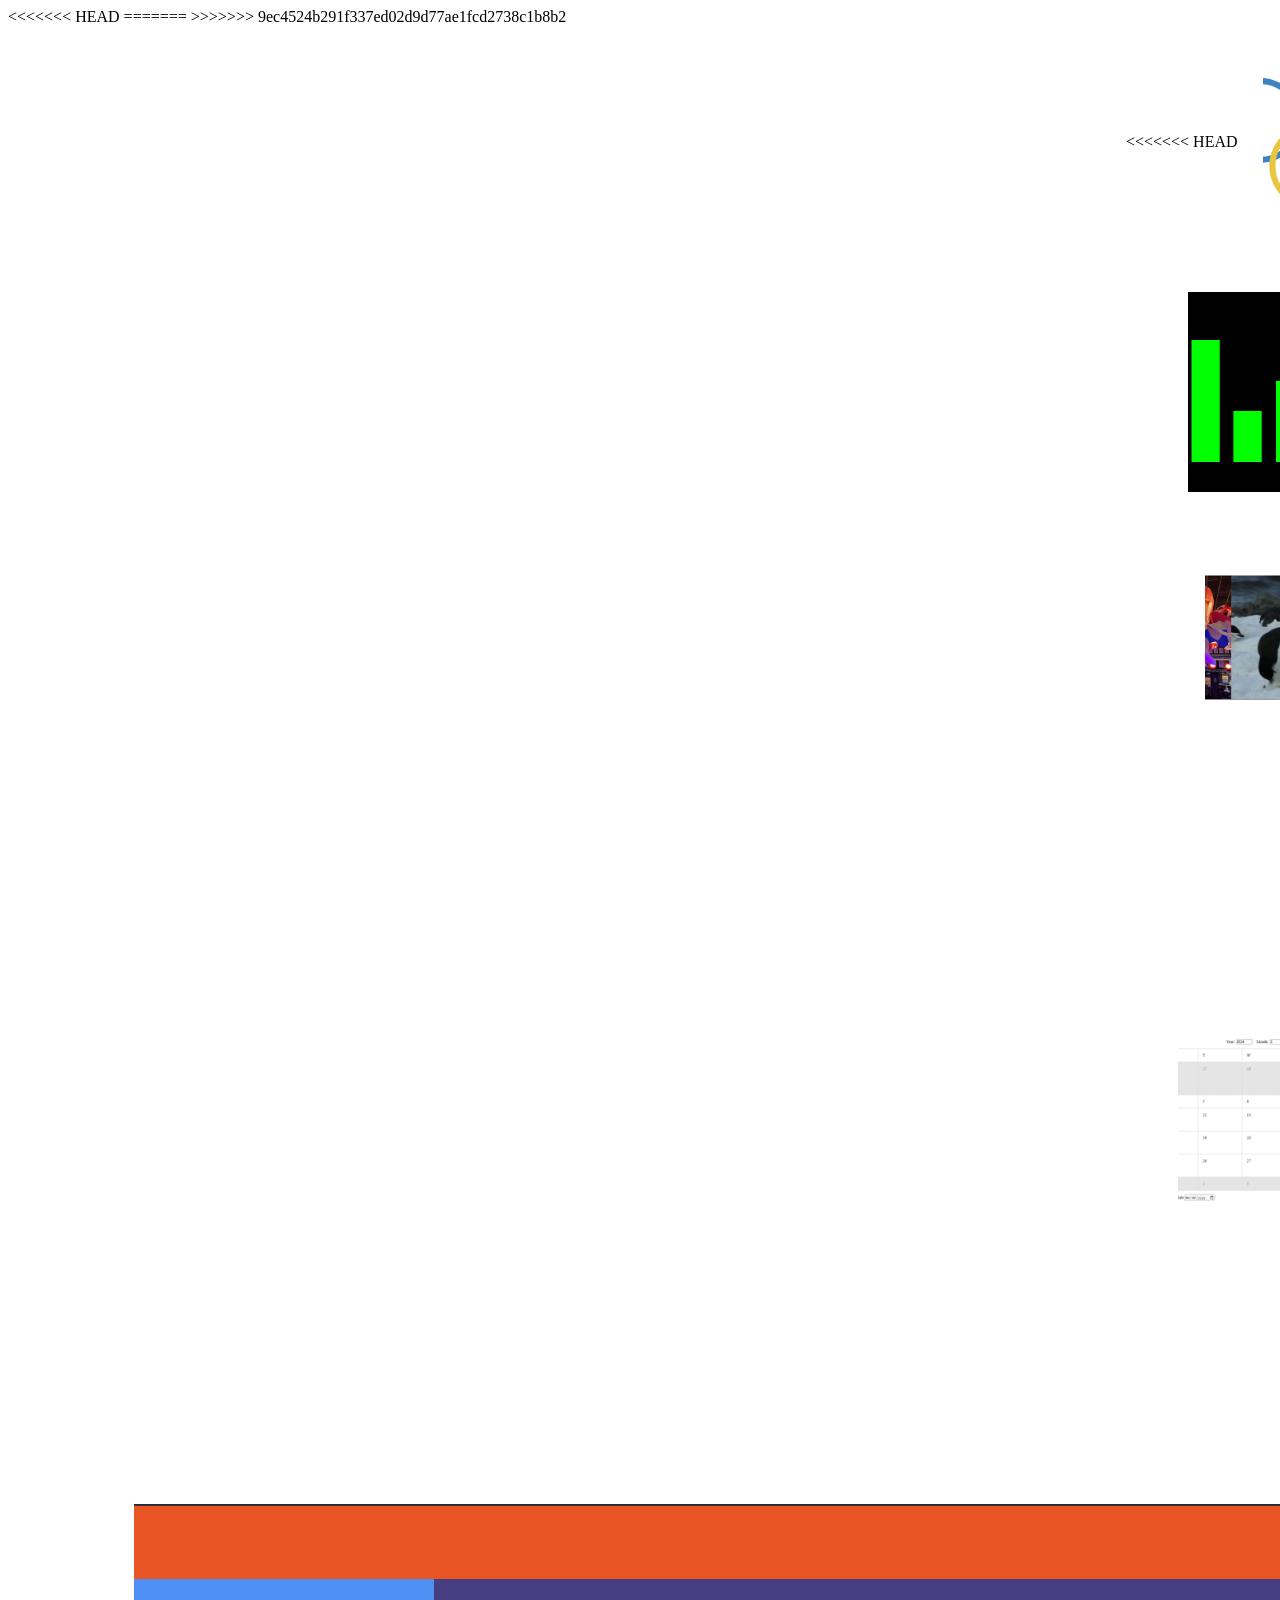
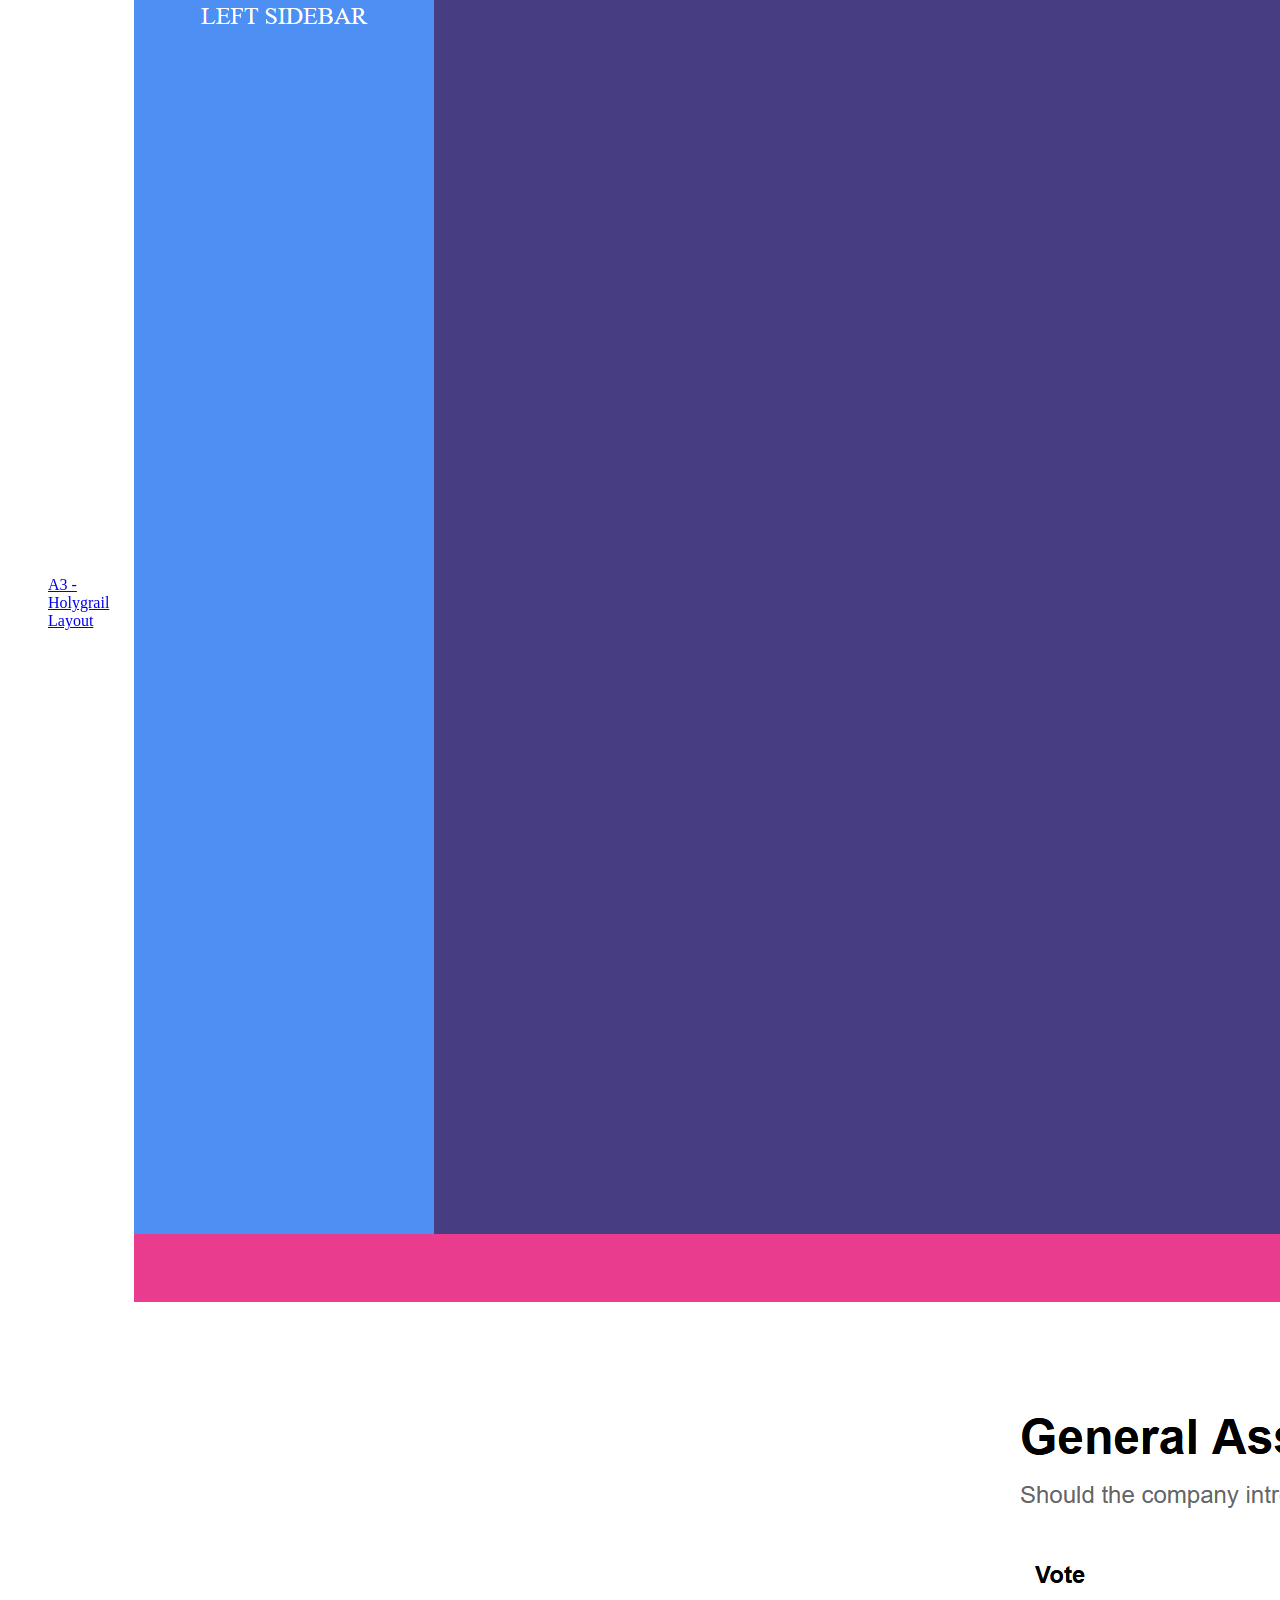
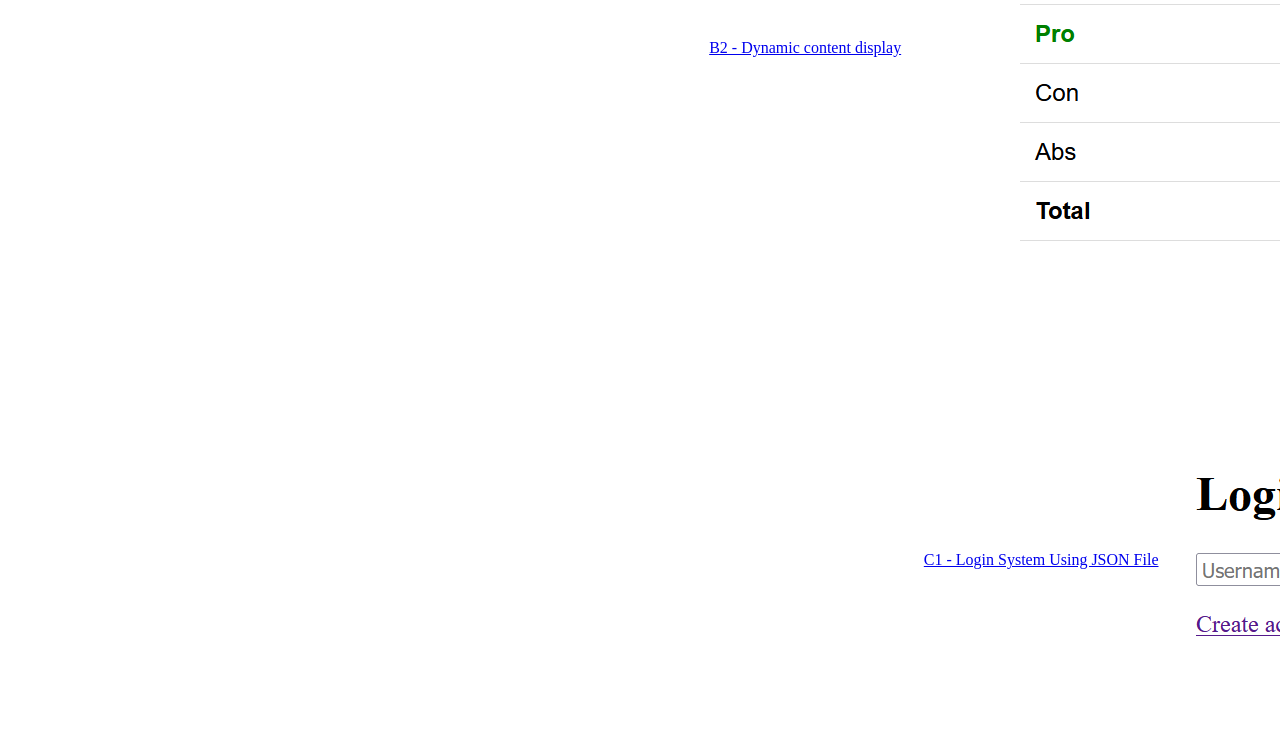
<file: kz_module_a/index.html>
<!doctype html>
<html lang="en">
<head>
    <meta charset="UTF-8">
    <meta name="viewport"
          content="width=device-width, user-scalable=no, initial-scale=1.0, maximum-scale=1.0, minimum-scale=1.0">
    <meta http-equiv="X-UA-Compatible" content="ie=edge">
    <title>Module A - Speed Tasks</title>
<<<<<<< HEAD

    <style>
        ul {
            display: grid;
            grid-template-columns: repeat(3, 1fr);
            gap: 50px;
        }

        li {
            display: flex;
            justify-content: center;
            align-items: center;
            gap: 25px;
        }
    </style>
=======
>>>>>>> 9ec4524b291f337ed02d9d77ae1fcd2738c1b8b2
</head>
<body>
    <ul>
        <li>
<<<<<<< HEAD
            <img src="./thumbnails/a1.png" alt="A1" style="height: 200px; width: 200px; object-fit: cover" />
            <a href="./A1/index.html">
                A1 - Olympic rings
            </a>
        </li>
        <li>
            <img src="./thumbnails/a2.png" alt="A2" style="height: 200px; width: 200px; object-fit: cover" />
            <a href="./A2/index.html">
                A2 - Geometric animations
            </a>
        </li>
        <li>
            <img src="./thumbnails/a3.png" alt="A3" style="height: 200px; width: 200px; object-fit: cover" />
            <a href="./A3/index.html">
                A3 - Holygrail Layout
            </a>
        </li>
        <li>
            <img src="./thumbnails/a4.png" alt="A4" style="height: 200px; width: 200px; object-fit: cover" />
            <a href="./A4/index.html">
                A4 - Bars animations
            </a>
        </li>

        <li>
            <img src="./thumbnails/b1.png" alt="b1" style="height: 200px; width: 200px; object-fit: cover" />
            <a href="./B1/index.html">
                B1 - Gradient Selector
            </a>
        </li>
        <li>
            <img src="./thumbnails/b2.png" alt="b2" style="height: 200px; width: 200px; object-fit: cover" />
            <a href="./B2/index.html">
                B2 - Dynamic content display
            </a>
        </li>
        <li>
            <img src="./thumbnails/b3.png" alt="b3" style="height: 200px; width: 200px; object-fit: cover" />
            <a href="./B3/index.html">
                B3 - 3D Gallery
            </a>
        </li>
        <li>
            <img src="./thumbnails/b4.png" alt="b4" style="height: 200px; width: 200px; object-fit: cover" />
            <a href="./B4/index.html">
                B4 - Tabs
            </a>
        </li>

        <li>
            <img src="./thumbnails/c1.png" alt="c1" style="height: 200px; width: 200px; object-fit: cover" />
            <a href="./C1/index.php">
                C1 - Login System Using JSON File
            </a>
        </li>
        <li>
            <img src="./thumbnails/c2.png" alt="c2" style="height: 200px; width: 200px; object-fit: cover" />
            <a href="./C2/index.php">
                C2 - Recurring Calendar
            </a>
        </li>
        <li>
            <img src="./thumbnails/c3.png" alt="c3" style="height: 200px; width: 200px; object-fit: cover" />
            <a href="./C3/index.php">
                C3 - Local Table Data Control
            </a>
=======
            <a href="./A1/index.html">
                A1 - Olympic rings
            </a>
            <img src="./thumbnails/a1.png" alt="A1" />
        </li>
        <li>
            <a href="./A2/index.html">
                A2 - Geometric animations
            </a>
            <img src="./thumbnails/a2.png" alt="A2" />
        </li>
        <li>
            <a href="./A3/index.html">
                A3 - Holygrail Layout
            </a>
            <img src="./thumbnails/a3.png" alt="A3" />
        </li>
        <li>
            <a href="./A4/index.html">
                A4 - Bars animations
            </a>
            <img src="./thumbnails/a4.png" alt="A4" />
        </li>

        <li>
            <a href="./B1/index.html">
                B1 - Gradient Selector
            </a>
            <img src="./thumbnails/b1.png" alt="b1" />
        </li>
        <li>
            <a href="./B2/index.html">
                B2 - Dynamic content display
            </a>
            <img src="./thumbnails/b2.png" alt="b2" />
        </li>
        <li>
            <a href="./B3/index.html">
                B3 - 3D Gallery
            </a>
            <img src="./thumbnails/b3.png" alt="b3" />
        </li>
        <li>
            <a href="./B4/index.html">
                B4 - Tabs
            </a>
            <img src="./thumbnails/b4.png" alt="b4" />
        </li>

        <li>
            <a href="./C1/index.php">
                C1 - Login System Using JSON File
            </a>
            <img src="./thumbnails/c1.png" alt="c1" />
        </li>
        <li>
            <a href="./C2/index.html">
                C2 - Recurring Calendar
            </a>
            <img src="./thumbnails/c2.png" alt="c2" />
        </li>
        <li>
            <a href="./C3/index.php">
                C3 - Local Table Data Control
            </a>
            <img src="./thumbnails/c3.png" alt="c3" />
>>>>>>> 9ec4524b291f337ed02d9d77ae1fcd2738c1b8b2
        </li>
    </ul>
</body>
</html>
</file>
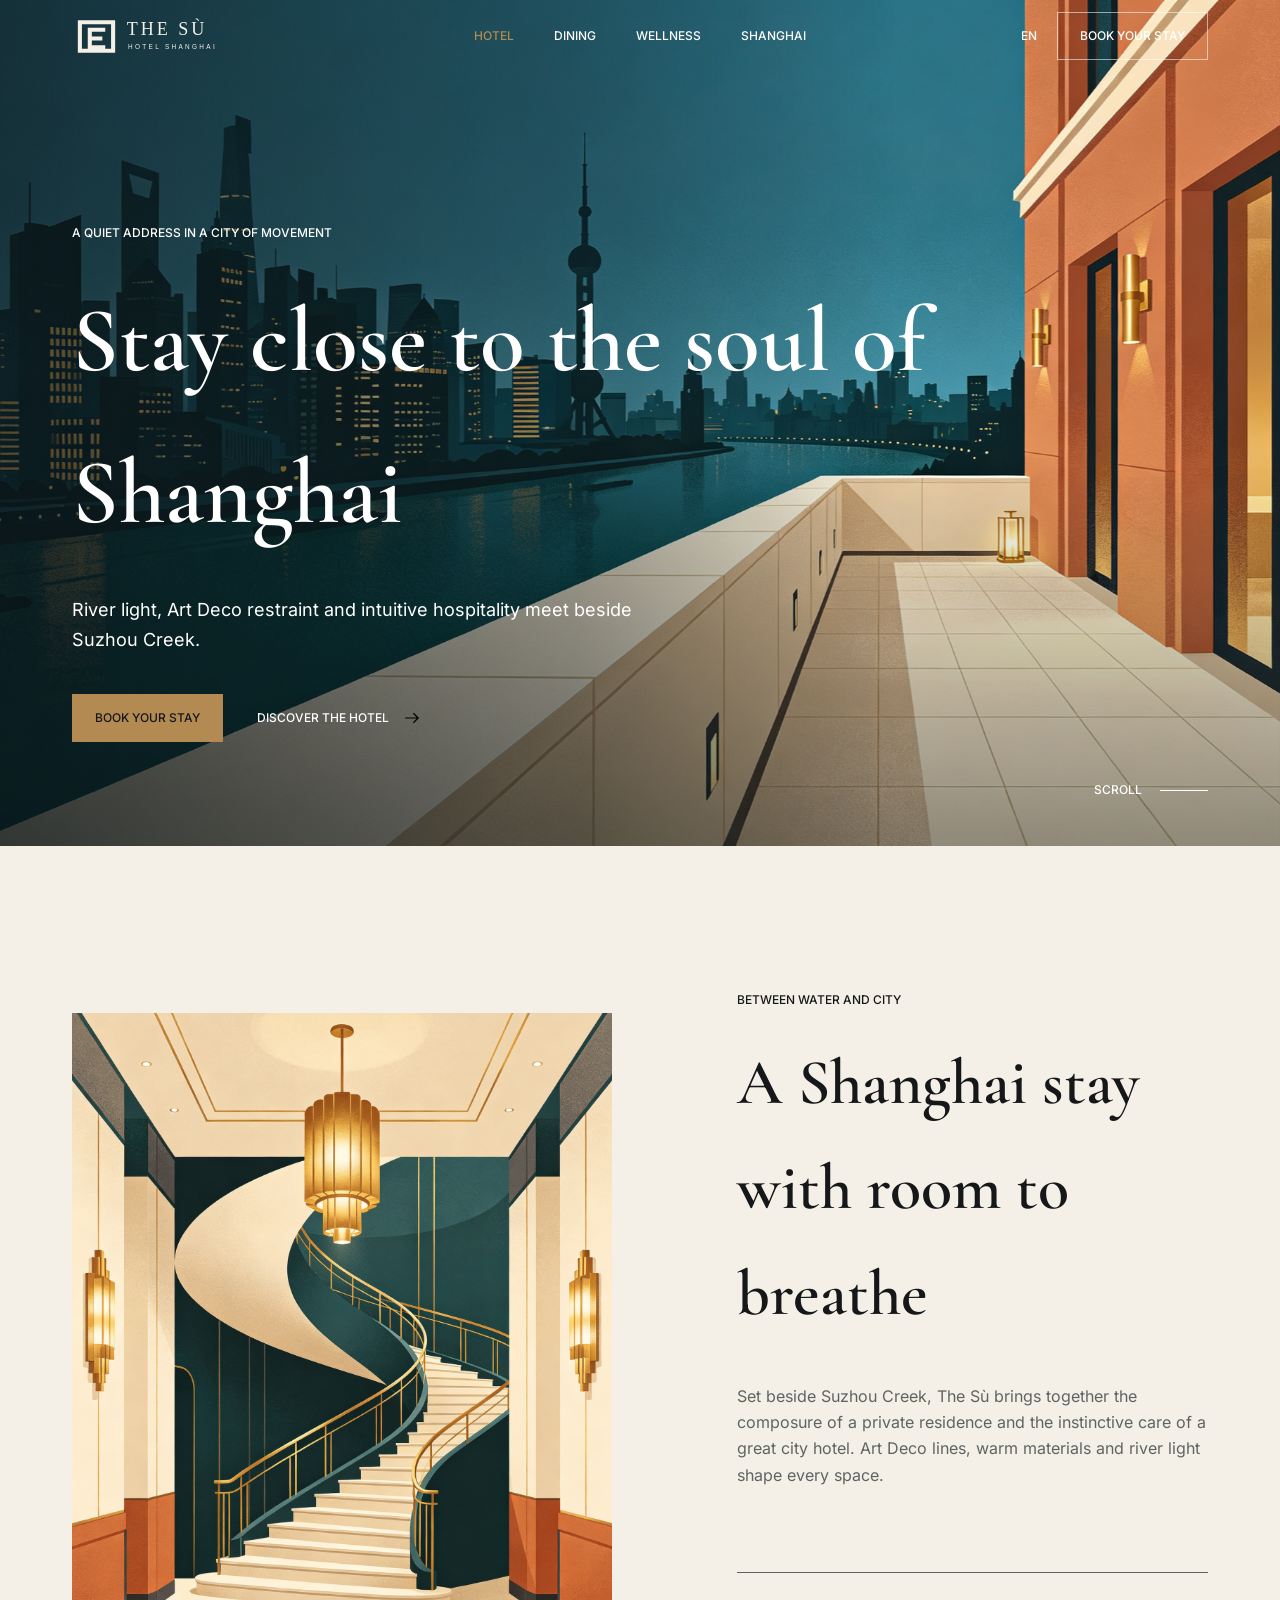
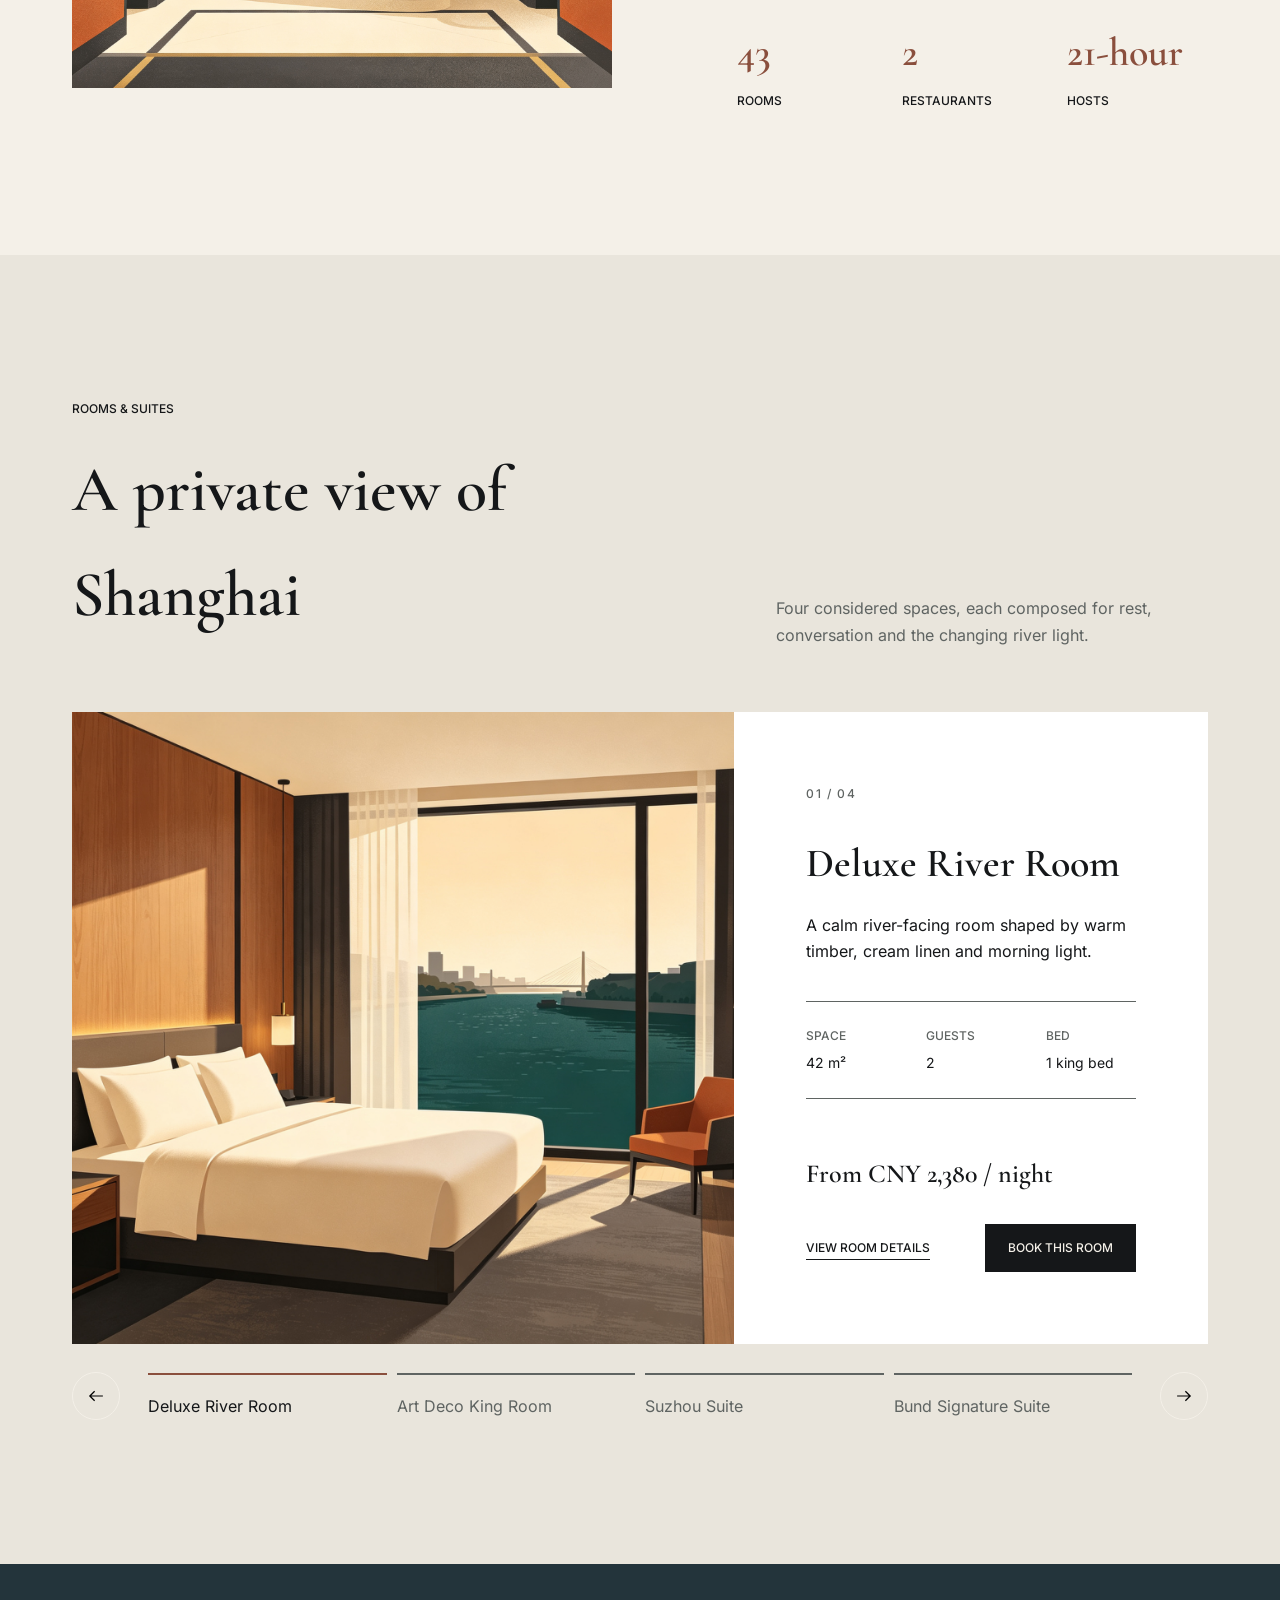
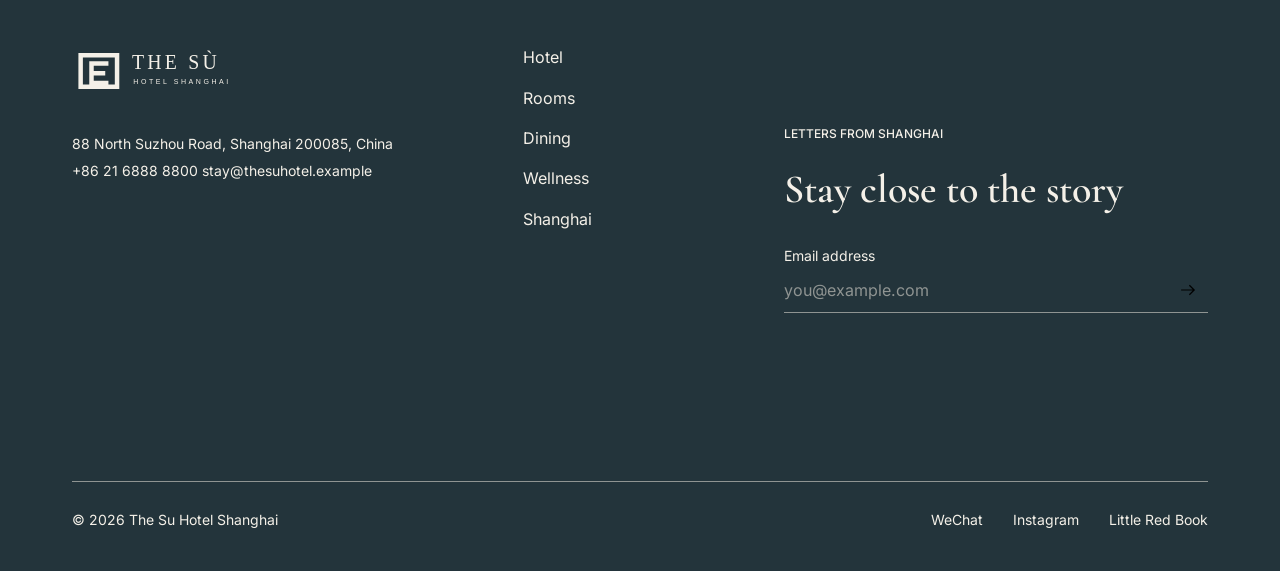
<file: KZ_Module_D/index.html>
<!doctype html>
<html lang="en">
<head>
    <meta charset="UTF-8">
    <meta name="viewport"
          content="width=device-width, initial-scale=1.0, minimum-scale=1.0">
    <meta http-equiv="X-UA-Compatible" content="ie=edge">
    <title>Document</title>

    <!-- Favicon -->
    <link rel="icon" href="./assets/brand/favicon.svg" />

    <link
        rel="preload"
        as="font"
        type="font/woff2"
        href="./assets/fonts/CormorantGaramond-SemiBold.woff2"
        crossorigin
    />
    <link
        rel="preload"
        as="font"
        type="font/woff2"
        href="./assets/fonts/Inter-Regular.woff2"
        crossorigin
    />

    <link rel="stylesheet" href="./styles/main.css" />
</head>
<body class="wrapper">
    <header id="header" class="header" data-header>
        <div class="header__container container">
            <a class="header__logo" href="#hero">
                <img  src="./assets/brand/su-hotel-logo-light.svg" alt="The SU hotel Shanghai Logo" width="360" height="84"/>
            </a>

            <nav class="header__nav" aria-label="Primary">
                <ul class="header__list">
                    <li >
                        <a class="header__link" href="#hotel">
                            Hotel
                        </a>
                    </li>

                    <li>
                        <a class="header__link" href="#dining">
                            Dining
                        </a>
                    </li>

                    <li>
                        <a class="header__link" href="#wellness">
                            Wellness
                        </a>
                    </li>

                    <li >
                        <a class="header__link" href="#shanghai">
                            Shanghai
                        </a>
                    </li>
                </ul>
            </nav>

            <div class="header__actions">
                <p class="header__lang">
                    <span aria-hidden="true">
                        EN
                    </span>

                    <span class="visually-hidden">
                        Language: English
                    </span>
                </p>

                <button class="btn btn-outline header__book" type="button" data-booking-open>
                    Book your stay
                </button>

                <button class="btn-square header__menu" type="button" aria-expanded="false" aria-controls="mobile-menu" data-menu-open>
                    <img class="icon" src="./assets/icons/icon-menu.svg" alt="Menu Icon" width="32" height="32" />

                    <span class="visually-hidden">
                        Open Menu
                    </span>
                </button>
            </div>
        </div>
    </header>

    <dialog class="menu" id="mobile-menu" aria-label="Main Menu" data-menu>
        <div class="menu__panel">
            <button class="btn-square menu__close" type="button" data-menu-close>
                <img class="icon" src="./assets/icons/icon-close.svg" alt="Close Icon" width="32" height="32" />
                <span class="visually-hidden">
                    Close Menu
                </span>
            </button>

            <nav aria-label="Mobile">
                <ul class="menu__list">
                    <li>
                        <a class="menu__link" href="#hotel" data-menu-link>
                            Hotel
                        </a>
                    </li>
                    <li>
                        <a class="menu__link" href="#rooms" data-menu-link>
                            Rooms
                        </a>
                    </li>
                    <li>
                        <a class="menu__link" href="#dining" data-menu-link>
                            Dining
                        </a>
                    </li>
                    <li>
                        <a class="menu__link" href="#wellness" data-menu-link>
                            Wellness
                        </a>
                    </li>
                    <li>
                        <a class="menu__link" href="#shanghai" data-menu-link>
                            Shanghai
                        </a>
                    </li>
                </ul>
            </nav>

            <button class="btn btn-dark menu__book" type="button" data-booking-open>
                Book your stay
            </button>
        </div>
    </dialog>

    <main id="main">
        <section id="hero" class="hero" aria-labelledby="hero-title">
            <div class="hero__media">
                <picture>
                    <source media="(max-width: 860px)" srcset="./assets/images/hero-shanghai-hotel-mobile.webp" type="image/webp" />
                    <source srcset="./assets/images/hero-shanghai-hotel.webp" type="image/webp" />

                    <img class="hero__image" src="./assets/images/hero-shanghai-hotel.jpg" alt="The SU hotel terrace" width="2048" height="1152" fetchpriority="high" decoding="async" data-alt-key="hero-shanghai-hotel.webp" />
                </picture>
            </div>

            <div class="hero__container container">
                <div class="hero__content">
                    <p class="eyebrow hero__eyebrow" data-reveal="1">
                        A quiet address in a city of movement
                    </p>

                    <h1 class="hero__title" id="hero-title" data-reveal="2">
                        Stay close to the soul of Shanghai
                    </h1>

                    <p class="hero__lead" data-reveal="3">
                        River light, Art Deco restraint and intuitive hospitality meet
                        beside Suzhou Creek.
                    </p>

                    <div class="hero__actions" data-reveal="4">
                        <button class="btn btn-brass hero__book" type="button" data-booking-open>
                            Book your stay
                        </button>

                        <a class="btn-text hero__discover" href="#hotel">
                            Discover the hotel

                            <img class="icon" src="./assets/icons/icon-arrow.svg" alt="Arrow Icon" width="32" height="32" />
                        </a>
                    </div>
                </div>

                <a class="hero__scroll" href="#hotel">
                    <span>
                        Scroll
                    </span>

                    <span class="hero__scroll-line" aria-hidden="true"></span>
                </a>
            </div>
        </section>

        <section id="hotel" class="section story" aria-labelledby="story-title">
            <div class="story__container container">
                <figure class="story__figure">
                    <img class="story__image" src="./assets/images/story-lobby.webp" alt="Story Lobby Image" width="1536" height="2048" loading="lazy" decoding="async" data-alt-key="story-lobby.webp" />
                </figure>

                <div class="story__body">
                    <p class="eyebrow" data-story-eyebrow>
                        Between water and city
                    </p>

                    <h2 class="story__title" id="story-title" data-story-heading>
                        A Shanghai stay with room to breathe
                    </h2>

                    <p class="story__text" data-story-body></p>

                    <dl class="story__stats" data-story-stats></dl>
                </div>
            </div>
        </section>

        <section id="rooms" class="section rooms" aria-labelledby="rooms-title">
            <div class="rooms__container container">
                <div class="section__head">
                    <div class="section__headings">
                        <p class="eyebrow">
                            Rooms & Suites
                        </p>

                        <h2 class="section__title" id="rooms-title">
                            A private view of Shanghai
                        </h2>
                    </div>

                    <p class="section__intro">
                        Four considered spaces, each composed for rest, conversation and the changing river light.
                    </p>
                </div>

                <div class="rooms__card" data-rooms-card>
                    <div class="rooms__media">
                        <img class="rooms__image" src="./assets/images/room-deluxe-river.webp" alt="Deluxe River Room Image" width="2048" height="1536" loading="lazy" decoding="async" data-room-image />
                    </div>

                    <div class="rooms__panel">
                        <p class="rooms__index" data-room-index></p>

                        <h3 class="rooms__name" data-room-name></h3>

                        <p class="rooms__description" data-room-description></p>

                        <dl class="rooms__meta" data-room-meta></dl>

                        <p class="rooms__price" data-room-price></p>

                        <div class="rooms__actions">
                            <button class="btn-text btn-text--rule rooms__details" type="button" aria-expanded="false" aria-controls="room-amenities" data-room-details>
                                View room details
                            </button>

                            <button class="btn btn-dark" type="button" data-room-book>
                                Book this room
                            </button>


                        </div>

                        <div class="rooms__amenities" id="room-amenities" hidden>
                            <h4 class="rooms__amenities-title">
                                In this room
                            </h4>

                            <ul class="rooms__amenities-list" data-room-amenities></ul>
                        </div>
                    </div>
                </div>

                <div class="rooms__nav">
                    <button class="btn-circle rooms__prev" type="button" data-room-prev>
                        <img class="icon" src="./assets/icons/icon-arrow.svg" alt="Icon Arrow" width="32" height="32" />

                        <span class="visually-hidden">
                            Previous room
                        </span>
                    </button>

                    <div class="rooms__tabs" role="tablist" aria-label="Rooms and suites" data-room-tabs>

                    </div>

                    <button class="btn-circle" type="button" data-room-next>
                        <img class="icon" src="./assets/icons/icon-arrow.svg" alt="Icon Arrow" width="32" height="32" />

                        <span class="visually-hidden">
                            Next room
                        </span>
                    </button>
                </div>
            </div>
        </section>


    </main>

    <footer id="footer" class="footer">
        <div class="footer__container container">
            <div class="footer__top">
                <div class="footer__brand">
                    <img class="footer__logo" src="./assets/brand/su-hotel-logo-light.svg" alt="The SU Hotel Logo" width="360" height="84" loading="lazy" />

                    <address class="footer__address">
                        <p data-footer-address>
                            88 North Suzhou Road, Shanghai 200085, China
                        </p>

                        <p class="footer__contact">
                            <a href="tel:+862168888800" data-footer-phone>
                                +86 21 6888 8800
                            </a>

                            <a href="mailto:stay@thesuhotel.example">
                                stay@thesuhotel.example
                            </a>
                        </p>
                    </address>
                </div>

                <nav class="footer__nav" aria-label="Footer">
                    <ul class="footer__list" data-footer-nav>
                        <li >
                            <a href="#hotel">
                                Hotel
                            </a>
                        </li>
                        <li>
                            <a href="#rooms">
                                Rooms
                            </a>
                        </li>
                        <li>
                            <a href="#dining">
                                Dining
                            </a>
                        </li>
                        <li>
                            <a href="#wellness">
                                Wellness
                            </a>
                        </li>
                        <li>
                            <a href="#shanghai">
                                Shanghai
                            </a>
                        </li>
                    </ul>
                </nav>

                <div class="footer__container">
                    <p class="eyebrow">
                        Letters from Shanghai
                    </p>

                    <h2 class="footer__title">
                        Stay close to the story
                    </h2>

                    <form class="newsletter" novalidate data-newsletter>
                        <label class="label newsletter__label" for="newsletter-email">
                            Email address
                        </label>

                        <div class="newsletter__row">
                            <input class="input newsletter__input" type="email" id="newsletter-email" name="email" placeholder="you@example.com" autocomplete="email" aria-describedby="newsletter-status" data-newsletter-input />

                            <button class="btn-circle newsletter__submit" type="submit">
                                <img class="icon" src="./assets/icons/icon-arrow.svg" alt="Icon Arrow" width="32" height="32" />

                                <span class="visually-hidden">
                                    Subscribe to the newsletter
                                </span>
                            </button>
                        </div>

                        <p class="newsletter__status" id="newsletter-status" role="status" aria-live="polite" data-newsletter-status></p>
                    </form>
                </div>
            </div>

            <div class="footer__bottom">
                <p class="footer__copy">
                    &copy; <span data-footer-year>2026</span> The Su Hotel Shanghai
                </p>

                <ul class="footer__social" data-footer-social>
                    <li>
                        WeChat
                    </li>
                    <li>
                        Instagram
                    </li>
                    <li>
                        Little Red Book
                    </li>
                </ul>
            </div>
        </div>
    </footer>

    <script src="./scripts/header.js"></script>
    <script src="./scripts/menu.js"></script>
    <script src="./scripts/story.js"></script>
    <script src="./scripts/rooms.js"></script>
    <script src="./scripts/footer.js"></script>
    <script src="./scripts/main.js"></script>
</body>
</html>
</file>
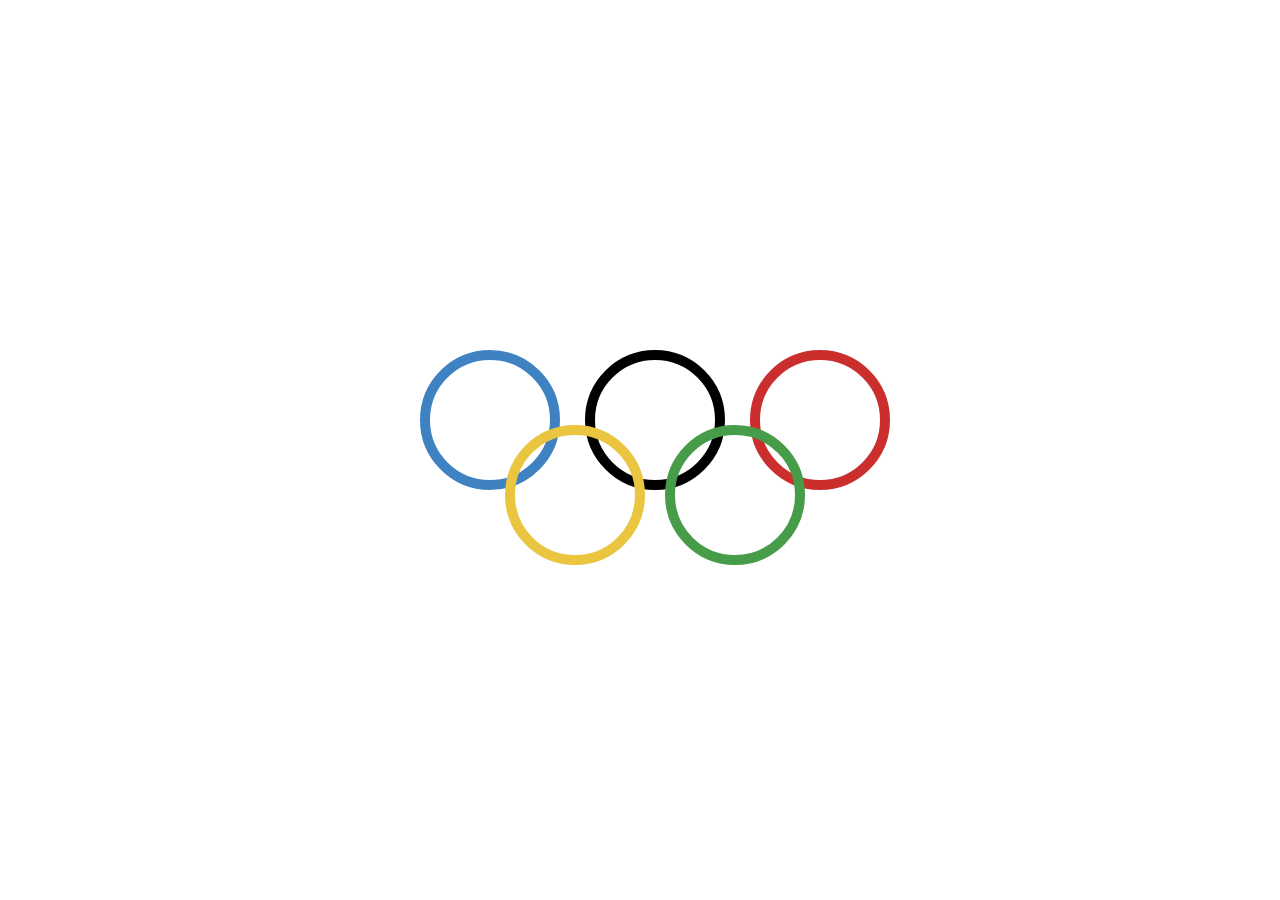
<file: kz_module_a/A1/index.html>
<!doctype html>
<html lang="en">
<head>
    <meta charset="UTF-8">
    <meta name="viewport"
          content="width=device-width, user-scalable=no, initial-scale=1.0, maximum-scale=1.0, minimum-scale=1.0">
    <meta http-equiv="X-UA-Compatible" content="ie=edge">
    <title>A1</title>

    <link rel="stylesheet" href="./style.css" />
</head>
<body>
    <div class="rings">
        <div class="ring blue"></div>
        <div class="ring black"></div>
        <div class="ring red"></div>
        <div class="ring yellow"></div>
        <div class="ring green"></div>
    </div>
</body>
</html>
</file>
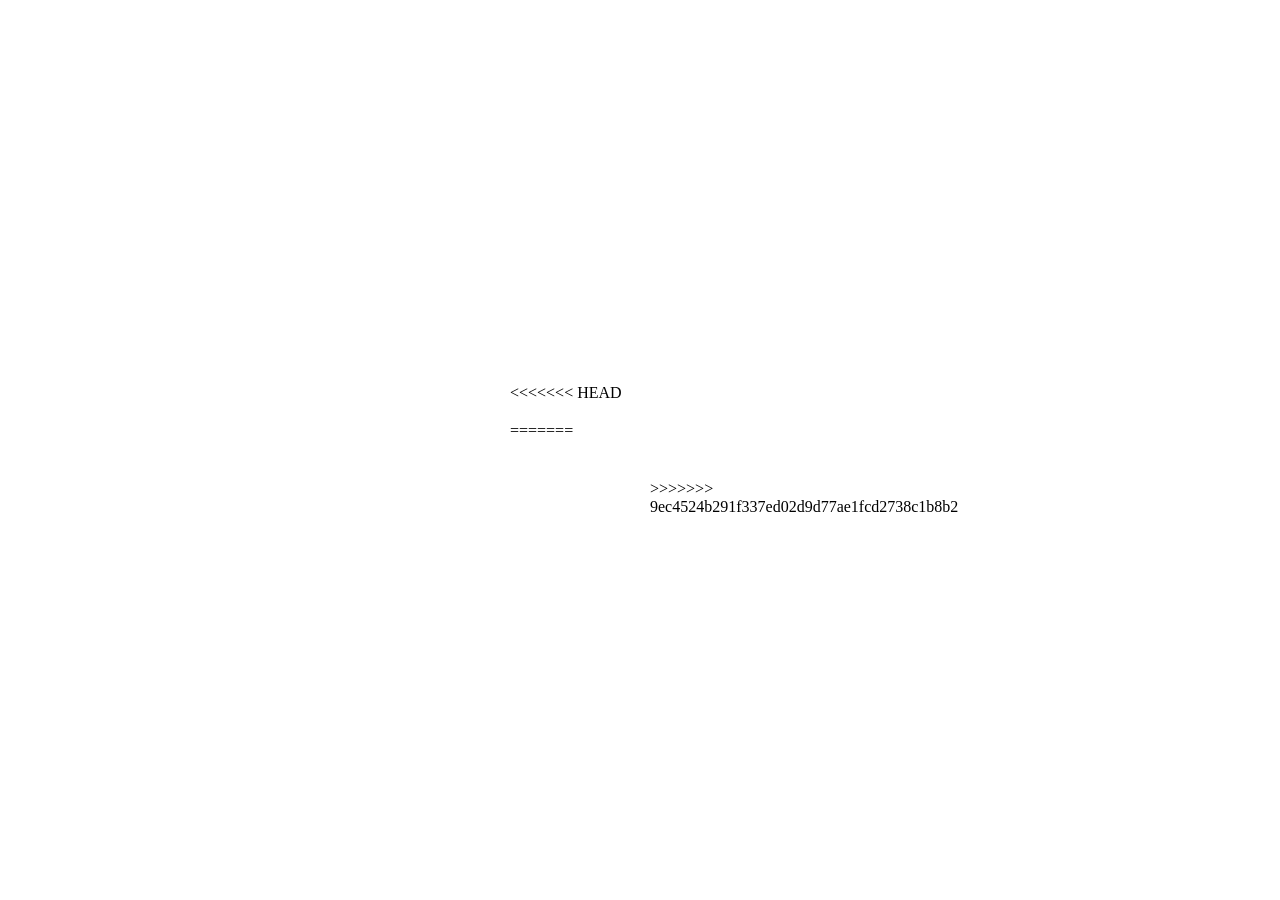
<file: kz_module_a/A2/index.html>
<!doctype html>
<html lang="en">
<head>
    <meta charset="UTF-8">
    <meta name="viewport"
          content="width=device-width, user-scalable=no, initial-scale=1.0, maximum-scale=1.0, minimum-scale=1.0">
    <meta http-equiv="X-UA-Compatible" content="ie=edge">
    <title>A2</title>

    <link rel="stylesheet" href="./style.css" />
</head>
<body>
<<<<<<< HEAD
    <div class="grid">
        <div class="div1" id="one"></div>
        <div class="div2" id="two"></div>
        <div class="div3" id="three"></div>
        <div class="div4" id="four"></div>
    </div>
=======
    <div class="div1" id="one"></div>
    <div class="div2" id="two"></div>
    <div class="div3" id="three"></div>
    <div class="div4" id="four"></div>
>>>>>>> 9ec4524b291f337ed02d9d77ae1fcd2738c1b8b2
</body>
</html>
</file>
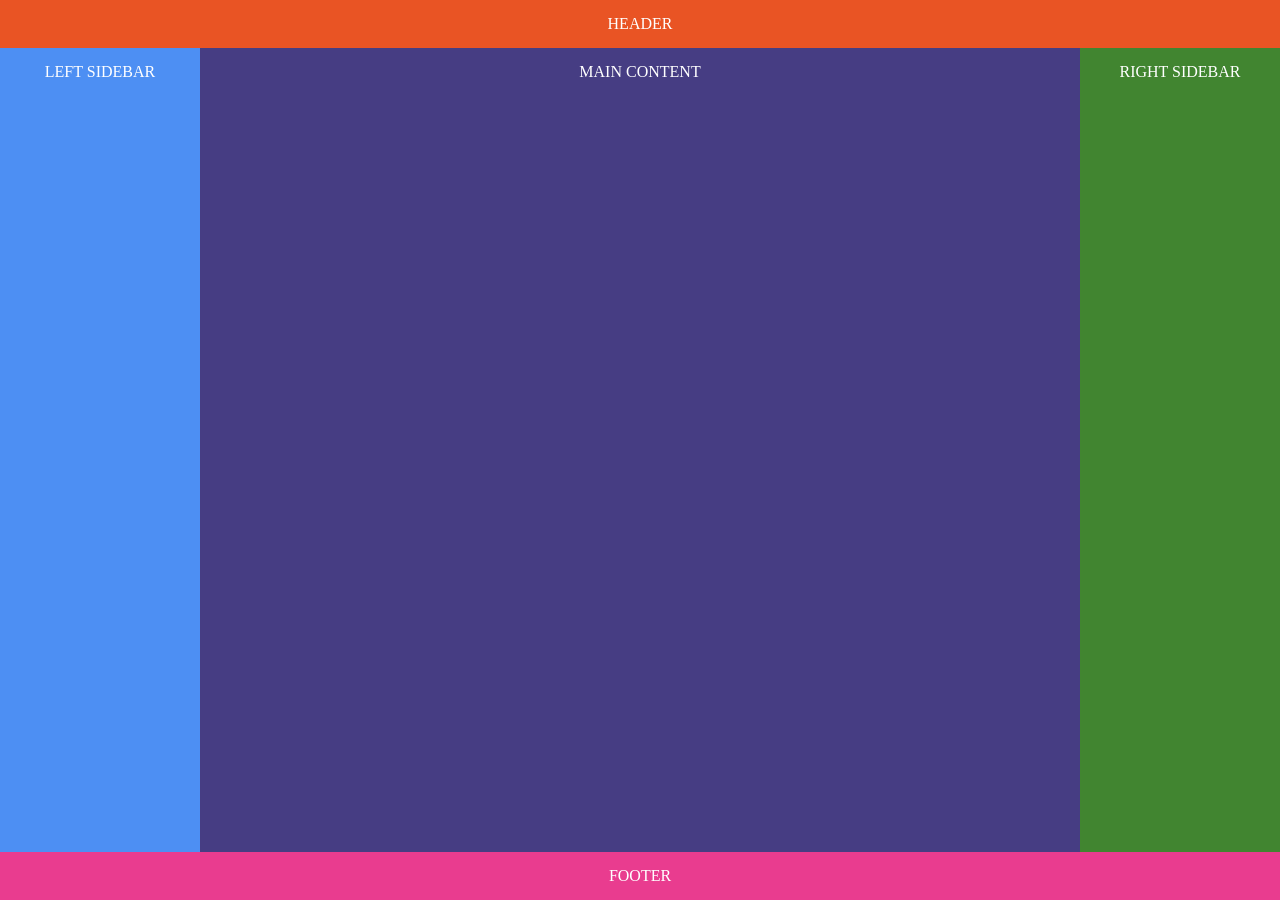
<file: kz_module_a/A3/index.html>
<!doctype html>
<html lang="en">
<head>
    <meta charset="UTF-8">
    <meta name="viewport"
          content="width=device-width, user-scalable=no, initial-scale=1.0, maximum-scale=1.0, minimum-scale=1.0">
    <meta http-equiv="X-UA-Compatible" content="ie=edge">
    <title>A3</title>

    <link rel="stylesheet" href="./style.css" />
</head>
<body>
    <header>
        HEADER
    </header>

    <div class="row">
        <nav>
            LEFT SIDEBAR
        </nav>
        <main>
            MAIN CONTENT
        </main>
        <aside>
            RIGHT SIDEBAR
        </aside>
    </div>

    <footer>
        FOOTER
    </footer>
</body>
</html>
</file>
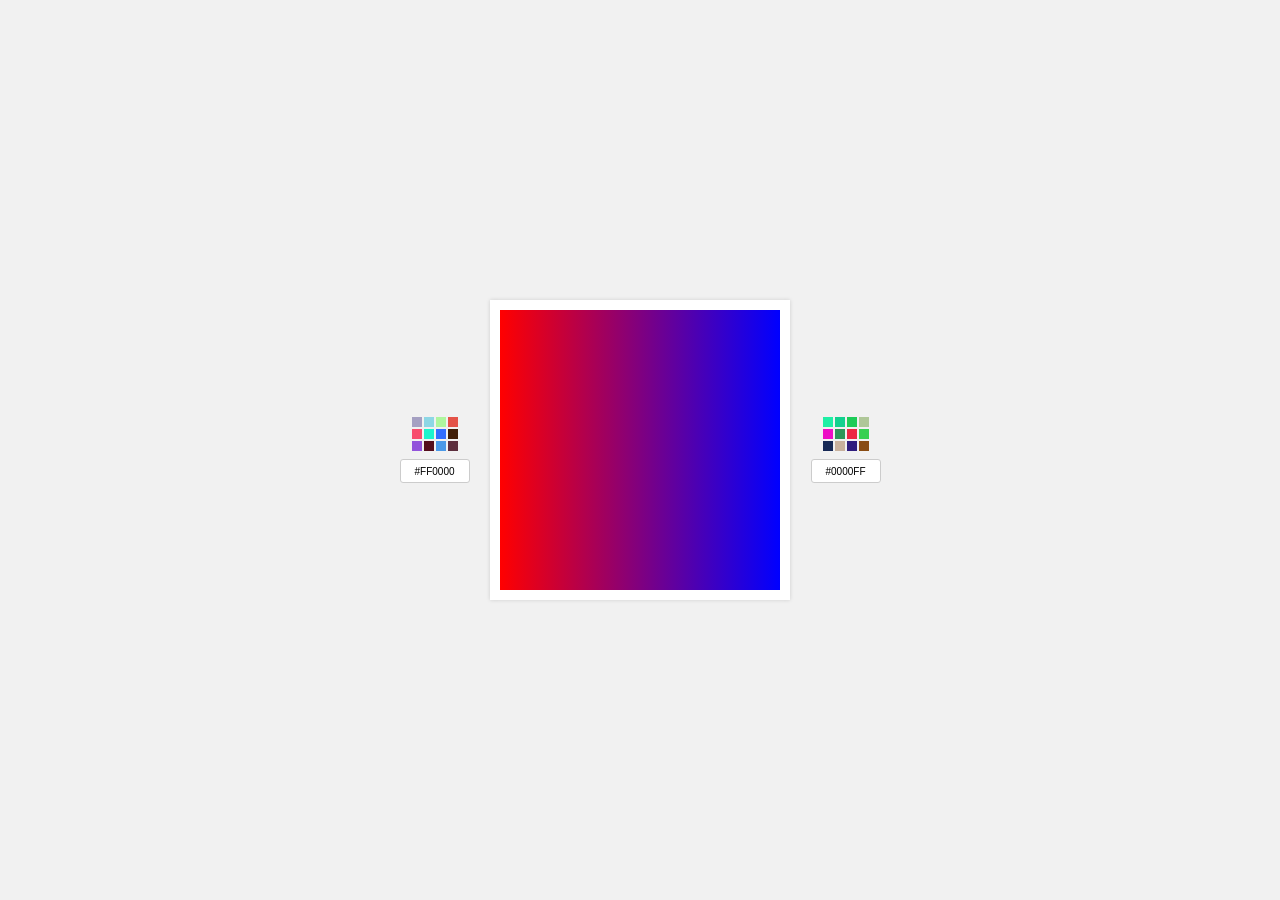
<file: kz_module_a/B1/index.html>
<!DOCTYPE html>
<html lang="en">
<head>
    <meta charset="UTF-8">
    <meta name="viewport" content="width=device-width, initial-scale=1.0">
    <title>Gradient Selector</title>
    
    <link rel="stylesheet" href="./style.css">
</head>
<body>
    <main class="container">
        <section class="gradient-area">
            <div class="color-control left-control">
                <div class="color-grid" id="startColors"></div>
                <input
                    type="text"
                    id="startColor"
                    value="#ff0000"
                    maxlength="7"
                    aria-label="Starting color"
                >
            </div>

            <div class="gradient-box" id="gradientBox"></div>

            <div class="color-control right-control">
                <div class="color-grid" id="endColors"></div>
                <input
                    type="text"
                    id="endColor"
                    value="#0000ff"
                    maxlength="7"
                    aria-label="Ending color"
                >
            </div>
        </section>
    </main>

    <script src="./script.js"></script>
</body>
</html>
</file>
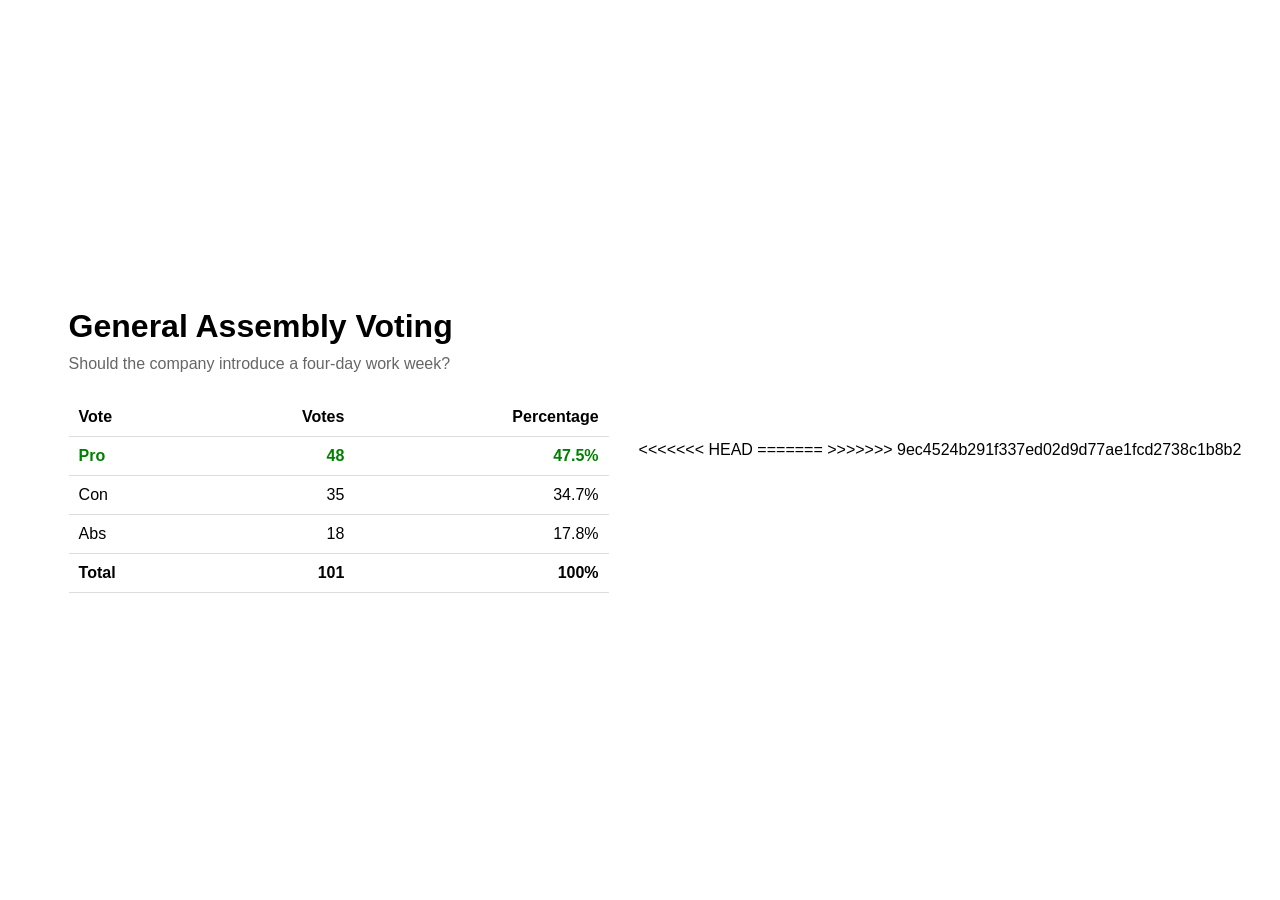
<file: kz_module_a/B2/index.html>
<!doctype html>
<html lang="en">
<head>
    <meta charset="UTF-8">
    <meta name="viewport"
          content="width=device-width, user-scalable=no, initial-scale=1.0, maximum-scale=1.0, minimum-scale=1.0">
    <meta http-equiv="X-UA-Compatible" content="ie=edge">
    <title>B2</title>

    <link rel="stylesheet" href="./style.css" />
</head>
<body>
    <div class="card">
        <h1 id="title"></h1>
        <p id="topic"></p>

        <table>
            <thead>
            <tr>
                <th>
                    Vote
                </th>
                <th>
                    Votes
                </th>
                <th>
                    Percentage
                </th>
            </tr>
            </thead>
            <tbody id="results">

            </tbody>
            <tfoot>
            <tr>
                <th>
                    Total
                </th>
                <th id="total"></th>
                <th>100%</th>
            </tr>
            </tfoot>
        </table>
    </div>

<<<<<<< HEAD
    <script src="./data.js"></script>
=======
>>>>>>> 9ec4524b291f337ed02d9d77ae1fcd2738c1b8b2
    <script src="./script.js"></script>
</body>
</html>
</file>
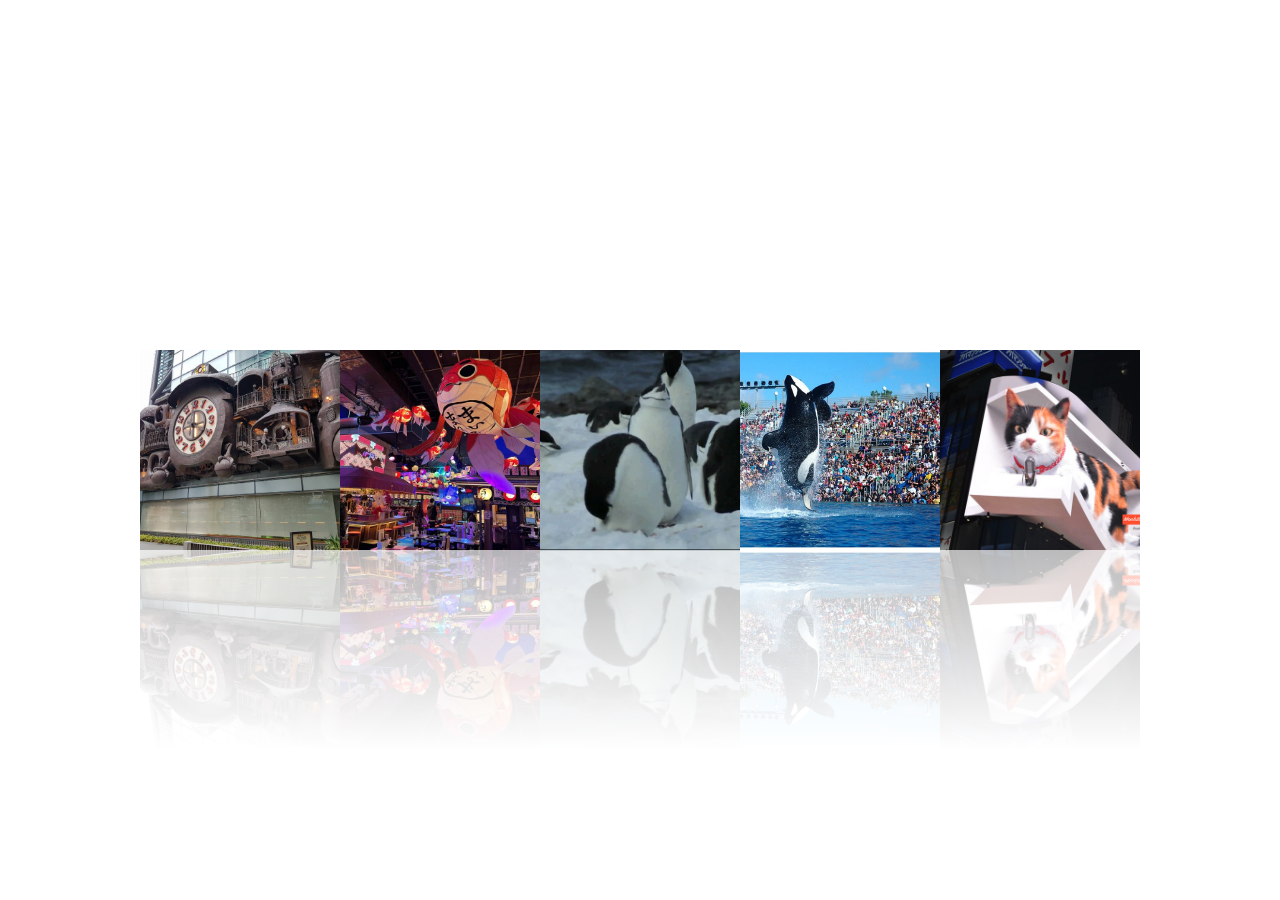
<file: kz_module_a/B3/index.html>
<!DOCTYPE html>
<html lang="pt-BR">
<head>
    <meta charset="UTF-8">
    <meta name="viewport" content="width=device-width, initial-scale=1.0">
    <title>3D Gallery</title>
    <link rel="stylesheet" href="style.css">
</head>

<body>
    <div class="container">
        <div class="img-box">
            <img src="./imgs/1.png" alt="">
        </div>

        <div class="img-box">
            <img src="./imgs/2.png" alt="">
        </div>

        <div class="img-box">
            <img src="./imgs/3.png" alt="">
        </div>

        <div class="img-box">
            <img src="./imgs/4.png" alt="">
        </div>

        <div class="img-box">
            <img src="./imgs/5.png" alt="">
        </div>
    </div>
</body>
</html>
</file>
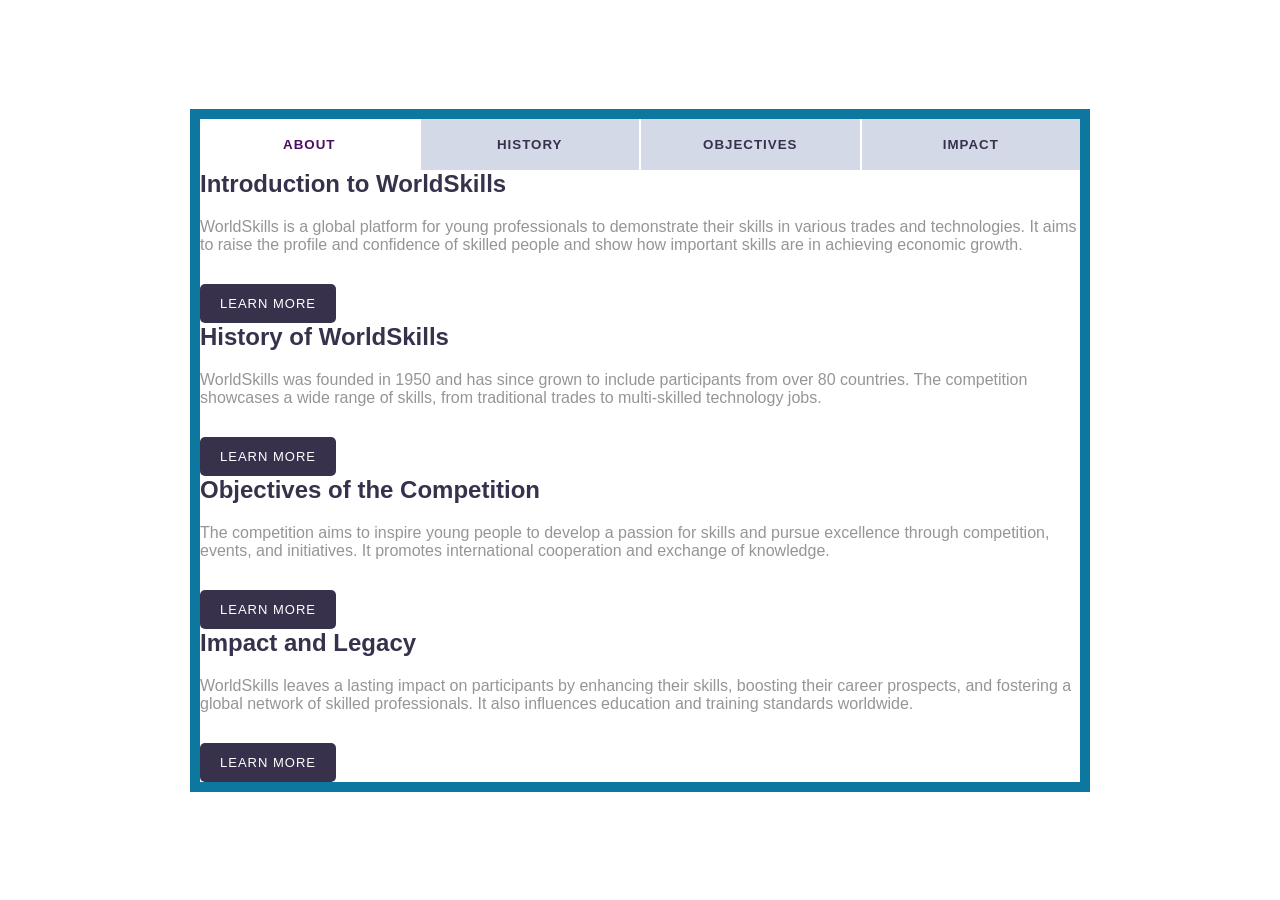
<file: kz_module_a/B4/index.html>
<!doctype html>
<html lang="en">
<head>
    <meta charset="UTF-8">
    <meta name="viewport"
          content="width=device-width, user-scalable=no, initial-scale=1.0, maximum-scale=1.0, minimum-scale=1.0">
    <meta http-equiv="X-UA-Compatible" content="ie=edge">
    <title>B4</title>

    <link rel="stylesheet" href="./style.css" />
</head>
<body>
    <div class="tabs">
        <div class="tab-buttons">
            <button class="tab-button active" data-tab="about">
                ABOUT
            </button>
            <button class="tab-button" data-tab="history">
                HISTORY
            </button>
            <button class="tab-button" data-tab="objectives">
                OBJECTIVES
            </button>
            <button class="tab-button" data-tab="impact">
                IMPACT
            </button>
        </div>

        <div class="tab-panel active" id="about">
            <h2>
                Introduction to WorldSkills
            </h2>
            <p>
                WorldSkills is a global platform for young professionals to demonstrate their skills in various trades and technologies. It aims to raise the profile and confidence of skilled people and show how important skills are in achieving economic growth.
            </p>
            <a class="learn-more" href="#">
                LEARN MORE
            </a>
        </div>

        <div class="tab-panel" id="history">
            <h2>
                History of WorldSkills
            </h2>
            <p>
                WorldSkills was founded in 1950 and has since grown to include participants from over 80 countries. The competition showcases a wide range of skills, from traditional trades to multi-skilled technology jobs.
            </p>
            <a class="learn-more" href="#">
                LEARN MORE
            </a>
        </div>

        <div class="tab-panel" id="objectives">
            <h2>
                Objectives of the Competition
            </h2>
            <p>
                The competition aims to inspire young people to develop a passion for skills and pursue excellence through competition, events, and initiatives. It promotes international cooperation and exchange of knowledge.
            </p>
            <a class="learn-more" href="#">
                LEARN MORE
            </a>
        </div>

        <div class="tab-panel" id="impact">
            <h2>
                Impact and Legacy
            </h2>
            <p>
                WorldSkills leaves a lasting impact on participants by enhancing their skills, boosting their career prospects, and fostering a global network of skilled professionals. It also influences education and training standards worldwide.
            </p>
            <a class="learn-more" href="#">
                LEARN MORE
            </a>
        </div>
    </div>

    <script src="./script.js"></script>
</body>
</html>
</file>
<file: KZ_Module_D/styles/main.css>
@import url('./globals.css');

.header {
    position: fixed;
    inset: 0 0 auto 0;

    color: var(--color-white);

    z-index: 40;

    transition: all 0.25s ease;
}

.header.is-scrolled {
    background-color: rgb(21 23 25 / 0.82);

    -webkit-backdrop-filter: blur(14px);
    backdrop-filter: blur(14px);
}

.header__container {
    display: grid;
    grid-template-columns: auto 1fr;
    align-items: center;
    gap: 24px;

    height: var(--header-height);
}

.header__logo {
    display: block;
}

.header__logo img {
    width: 150px;
    height: auto;
}

.header__nav {
    display: none;
}

.header__list {
    display: flex;
    justify-content: center;
    gap: 40px;
}

.header__link {
    position: relative;

    display: inline-block;

    padding-block: 6px;

    font-size: var(--fs-micro);
    font-weight: 500;
    text-transform: uppercase;

    transition: all .25s ease;
}

.header__link:hover,
.header__link.is-active {
    color: var(--color-brass);
}

.header__actions {
    display: flex;
    align-items: center;
    justify-content: flex-end;
    gap: 20px;
}

.header__lang {
    font-size: var(--fs-micro);
    font-weight: 500;
}

.header__book,.header__lang {
    display: none;
}

@media (min-width: 861px) {
    .header__container {
        grid-template-columns: 1fr auto 1fr;
    }

    .header__logo img {
        width: 210px;
    }

    .header__nav {
        display: block;
    }

    .header__book,
    .header__lang {
        display: inline-flex;
    }

    .header__menu {
        display: none;
    }
}

.menu {
    position: fixed;
    inset: 0;

    width: 100%;
    height: 100%;
    padding: 0;
    margin: 0;

    background: none;

    overflow: hidden;
}

.menu__panel {
    display: flex;
    flex-direction: column;

    width: min(100%, 420px);
    height: 100%;
    padding: 30px 40px 48px;
    margin-left: auto;

    background-color: var(--color-porcelain);
    color: var(--color-ink);

    transform: translateX(100%);
    transition: all .25s ease;
}

.menu.is-open .menu__panel {
    transform: translateX(0);
}

.menu__close {
    align-self: flex-end;
}

.menu__list {
    display: grid;
    gap: 48px;

    margin-block: auto;
    padding-block: 32px;
}

.menu__link {
    display: inline-block;

    font-family: var(--font-display);
    font-size: 42px;
    font-weight: 600;

    transition: all .25s ease;
}

.menu__link:hover {
    color: var(--color-brick);
}

.menu__book {
    width: 100%;
}

/* Hero */
.hero {
    position: relative;

    display: flex;

    min-height: var(--hero-min);
    padding-block: var(--header-height) 0;

    background-color: var(--color-river);
    color: var(--color-white);

    overflow: hidden;
}

.hero__media {
    position: absolute;
    inset: 0;
}

.hero__media picture {
    display: block;

    width: 100%;
    height: 100%;
}

.hero__image {
    width: 100%;
    height: 100%;

    object-fit: cover;
    object-position: center;
}

.hero__media::after {
    position: absolute;
    content: "";

    inset: 0;

    background: linear-gradient(to right, rgb(11 20 24 / 0.7) 0%, rgb(11 20 24 / 0.35) 45%, rgb(11 20 24 / 0) 70%),
linear-gradient(to top, rgb(11 20 24 / 0.45) 0%, rgb(11 20 24 / 0) 45%);
}

.hero__container {
    position: relative;
    display: flex;
    flex-direction: column;
    justify-content: flex-end;
    gap: 38px;

    padding-bottom: 44px;
}

.hero__eyebrow {
    margin-bottom: 22px;

    color: var(--color-white);
}

.hero__title {
    max-width: 20ch;
    margin-bottom: 26px;

    font-size: var(--fs-display);
}

.hero__lead {
    max-width: 34ch;
    margin-bottom: 40px;

    font-size: var(--fs-lead);
}

.hero__actions {
    display: flex;
    flex-wrap: wrap;
    align-items: center;
    gap: 16px 34px;
}

.hero__discover {
    color: var(--color-white);
}
.hero__discover:hover {
    color: var(--color-brass);
}

.hero__scroll {
    display: none;
    align-items: center;
    align-self: flex-end;
    gap: 18px;

    font-size: var(--fs-micro);
    font-weight: 500;
    text-transform: uppercase;
}

.hero__scroll-line {
    display: block;

    width: 48px;
    height: 1px;

    background-color: currentColor;

    transition: all .25s ease;
}

.hero__scroll:hover .hero__scroll-line {
    width: 64px;
}


@media (hover:hover) and (pointer: fine) {
    .btn-brass::after {
        position: absolute;
        content: "";

        inset:  0 auto 0 -60%;

        width: 45%;

        background: linear-gradient(100deg, rgb(255 255 255 / 0) 0%, rgb(255 255 255 / 0.5) 50%, rgb(255 255 255 / 0) 100%);

        animation: sheen 3.6s ease infinite;
    }
}

@keyframes sheen  {
    0% {
        transform: translateX(0);
    }

    55%,
100% {
        transform: translateX(340%);
    }
}

@media (min-width: 861px) {
    .hero__title {
        max-width: 12ch;
    }

    .hero__scroll {
        display: inline-flex;
    }
}

@media (min-width: 1024px) {
    .hero__container {
        padding-bottom: 46px;
    }

    .hero__title {
        max-width: 900px;
    }

    .hero__lead {
        max-width: 560px;
    }
}

[data-reveal] {
    animation: reveal-up 0.9s ease both;
}

[data-reveal="1"] {
    animation-delay: 0.15s;
}

[data-reveal="2"] {
    animation-delay: 0.3s;
}

[data-reveal="3"] {
    animation-delay: 0.45s;
}

[data-reveal="4"] {
    animation-delay: 0.6s;
}

@keyframes reveal-up {
    from {
        opacity: 0;

        transform: translateY(26px);
    }
    to {
        opacity: 1;

        transform: none;
    }

}

.hero__image {
    animation: hero-animation 1.6s ease both;
}

@keyframes hero-animation {
    from {
        transform: scale(1.08);
    }
    to {
        transform: scale(1);
    }
}

@media (prefers-reduced-motion: reduce) {
    [data-reveal],
    .hero__image {
        animation: none;
    }

    .btn-brass::after {
        display: none;
    }
}

/* Story */
.story__container {
    display: grid;
    gap: 48px;
}

.story__figure {
    width: min(100%, 600px);
}

.story__image {
    width: 100%;
    height: 100%;

    aspect-ratio: 4 / 5;
    object-fit: cover;
}

.story__title {
    margin-block: 20px 36px;

    font-size: var(--fs-h2);
}

.story__text {
    max-width: 58ch;

    color: var(--color-muted);
}

.story__stats {
    display: grid;
    grid-template-columns: repeat(3, 1fr);
    gap: 24px;

    border-top: 1px solid var(--color-muted);

    padding-top: 42px;
    margin-top: 52px;
}

.story__stat {
    display: flex;
    flex-direction: column;
    gap: 6px;
}

.story__value {
    color: var(--color-brick);

    font-family: var(--font-display);
    font-size: var(--fs-stat);
    font-weight: 600;
}

.story__label {
    font-size: var(--fs-micro);
    font-weight: 500;
    text-transform: uppercase;
}

@media (min-width: 1024px) {
    .story__container {
        grid-template-columns: 540px minmax(0, 1fr);
        align-items: center;
        gap: 125px;
    }

    .story__figure {
        width: 100%;
    }

    .story__stats {
        padding-top: 46px;
        margin-top: 84px;
    }
}

/* Rooms */

.rooms {
    background-color: #e9e5dc;
}

.rooms__card {
    display: grid;

    background-color: var(--color-white);
}

.rooms__media {
    overflow: hidden;
}

.rooms__image {
    width: 100%;
    height: 100%;

    aspect-ratio: 4 / 3;
    object-fit: cover;
}

.rooms__panel {
    display: flex;
    flex-direction: column;
    justify-content: center;

    padding: 36px 24px 40px;
}

.rooms__index {
    margin-bottom: 26px;

    color: var(--color-muted);

    font-size: var(--fs-micro);
    font-weight: 500;
    letter-spacing: 0.14em;
}

.rooms__name {
    margin-bottom: 16px;

    font-size: var(--fs-h3);
}

.rooms__description {
    color: var(--color-ink);
}

.rooms__meta {
    display: grid;
    grid-template-columns: repeat(2, 1fr);
    gap: 22px 30px;

    border-block: 1px solid var(--color-muted);

    padding-block: 24px;
    margin-top: 36px;
}

.rooms__meta-item {
    display: flex;
    flex-direction: column;
    gap: 6px;
}

.rooms__meta-label {
    color: var(--color-muted);

    font-size: var(--fs-micro);
    font-weight: 500;
    text-transform: uppercase;
}

.rooms__meta-value {
    font-size: var(--fs-small);
}

.rooms__price {
    margin-top: 46px;

    font-family: var(--font-display);
    font-size: 26px;
    font-weight: 600;
}

.rooms__actions {
    display: flex;
    flex-direction: column;
    align-items: flex-start;
    gap: 16px;

    margin-top: 26px;
}

.rooms__amenities {
    border-top: 1px solid var(--color-muted-invert);

    padding-top: 24px;
    margin-top: 28px;
}

.rooms__amenities-title {
    margin-bottom: 14px;

    font-family: var(--font-body);
    font-size: var(--fs-micro);
    font-weight: 500;
    text-transform: uppercase;
}

.rooms__amenities-list {
    display: grid;
    gap: 8px;
}

.rooms__amenity {
    position: relative;

    padding-left: 20px;

    font-size: var(--fs-small);
}

.rooms__amenity::before {
    content: '';

    position: absolute;
    top: 10px;
    left: 0;

    width: 8px;
    height: 1px;

    background-color: var(--color-brass);
}

/* Room change transition */
.rooms__media,
.rooms__panel {
    transition: opacity 0.28s var(--ease), transform 0.28s var(--ease);
}

.rooms__card.is-swapping .rooms__media,
.rooms__card.is-swapping .rooms__panel {
    opacity: 0;

    transform: translateX(var(--swap-shift, -18px));
}

.rooms__card.is-instant .rooms__media,
.rooms__card.is-instant .rooms__panel {
    transition: none;
}

/* Room navigation */
.rooms__nav {
    display: flex;
    align-items: center;
    gap: 16px;

    margin-top: 28px;
}

.rooms__tabs {
    display: flex;
    flex: 1;
    gap: 10px;

    min-width: 0;

    overflow-x: auto;
    scroll-snap-type: x mandatory;
    scrollbar-width: none;
}

.rooms__tabs::-webkit-scrollbar {
    display: none;
}

.rooms__tab {
    flex: 0 0 auto;

    border: none;
    border-top: 2px solid var(--color-muted);

    min-width: 190px;
    padding: 18px 0 0;

    background: none;
    color: var(--color-muted);

    font-size: var(--fs-body);
    text-align: left;

    scroll-snap-align: start;
    cursor: pointer;
    transition: color var(--speed) var(--ease),
    border-color var(--speed) var(--ease);
}

.rooms__tab:hover {
    color: var(--color-ink);
}

.rooms__tab[aria-selected='true'] {
    border-top-color: var(--color-brick);
    color: var(--color-ink);
}

.rooms__prev .icon {
    transform: rotate(180deg);
}

@media (min-width: 641px) {
    .rooms__panel {
        padding: 40px;
    }

    .rooms__meta {
        grid-template-columns: repeat(3, 1fr);
    }

    .rooms__actions {
        flex-direction: row;
        align-items: center;

        gap: 20px;
    }
}

@media (min-width: 1024px) {
    .rooms__card {
        grid-template-columns: minmax(0, 1fr) 474px;

        min-height: 620px;
    }

    .rooms__image {
        aspect-ratio: auto;
    }

    .rooms__panel {
        padding: 72px;
    }

    .rooms__price {
        margin-top: 54px;
    }

    .rooms__actions {
        justify-content: space-between;

        margin-top: 28px;
    }

    .rooms__nav {
        gap: 28px;
    }

    .rooms__tabs {
        display: grid;
        grid-template-columns: repeat(4, 1fr);

        overflow: visible;
    }

    .rooms__tab {
        min-width: 0;
    }
}

/* Footer */
.footer {
    background: var(--color-river);
    color: var(--color-porcelain);
}

.footer__container {
    padding-block: 64px 32px;
}

.footer__top {
    display: grid;
    gap: 48px;
}

.footer__brand {
    display: flex;
    flex-direction: column;
gap: 34px;
}

.footer__logo {
    width: 230px;
    height: auto;
}

.footer__address {
    display: flex;
    flex-direction: column;
gap: 4px;

    font-size: var(--fs-small);
}

.footer__contact a {
    transition: all .25s ease;
}

.footer__contact a:hover {
    color: var(--color-brass);
}

.footer__list {
    display: grid;
    gap: 14px;
}

.footer__list a:hover {
    color: var(--color-brass);
}

.footer__newsletter .eyebrow {
    color: var(--color-porcelain);
}

.footer__title {
    margin-top: 12px;
    margin-bottom: 34px;

    font-size: var(--fs-h3);
}

.newsletter__label {
    display: block;

    margin-bottom: 12px;

    font-size: var(--fs-small);
    font-weight: 400;
    text-transform: none;
    line-height: 0;
}

.newsletter__row {
    display: flex;
    align-items: center;
    gap: 12px;

    border-bottom: 1px solid var(--color-muted-invert);
}

.newsletter__input {
    border: none;

    min-height: 44px;
    padding: 0;

    background: none;
    color: var(--color-porcelain);

    font-size: var(--fs-body);
}

.newsletter__input::placeholder {
    color: var(--color-muted-invert);
}

.newsletter__input:focus-visible {
    outline: 2px solid var(--color-brass);
    outline-offset: 2px;
}

.newsletter__submit {
    border: none;

    width: 40px;
    height: 40px;

    color: var(--color-porcelain);
}

.newsletter__submit:hover {
    background: none;
    color: var(--color-brass);
}

.newsletter__status {
    min-height: 20px;
    margin-top: 12px;

    font-size: var(--fs-small);
}

.newsletter__status.is-error {
    color: var(--color-error);
}

.newsletter__status.is-success {
    color: var(--color-brass);
}

.footer__bottom {
    display: flex;
    flex-direction: column;
    flex-wrap: wrap;
    align-items: flex-start;
    justify-content: space-between;
    gap: 16px 32px;

    border-top: 1px solid var(--color-muted-invert);

    padding-top: 26px;
    margin-top: 64px;

    font-size: var(--fs-small);
}

.footer__social {
    display: flex;
    flex-wrap: wrap;
    gap: 30px;
}

@media (min-width: 641px) {
    .footer__container {
        padding-block: 80px 40px;
    }

    .footer__bottom {
        margin-top: 96px;
    }
}

@media (min-width: 1024px) {
    .footer__top {
        grid-template-columns: 1.9fr 1fr 2fr;
    }

    .footer__bottom {
        flex-direction: row;
        align-items: center;
    }
}
</file>
<file: kz_module_a/A1/style.css>
* {
    margin: 0;
    padding: 0;

    box-sizing: border-box;
}

body {
    height: 100vh;

    display: flex;
    justify-content: center;
    align-items: center;

    background-color: #fff;
}

.rings {
    position: relative;

    width: 440px;
    height: 200px;
}

.ring {
    position: absolute;
    width: 140px;
    height: 140px;

    border: 10px solid black;
    border-radius: 50%;
}

.blue {
    top: 0;
    left: 0;

    border-color: #3e82c2;
}


.black {
    top: 0;
    left: 165px;

    border-color: black;
}

.red {
    top: 0;
    left: 330px;

    border-color: #cb2f2d;
}

.yellow {
    top: 75px;
    left: 85px;

    border-color: #eac540;
}

.green {
    top: 75px;
    left: 245px;

    border-color: #469c49;
}
</file>
<file: kz_module_a/A2/style.css>
* {
    margin: 0;
    padding: 0;

    box-sizing: border-box;
}

body {
    height: 100vh;

    overflow: hidden;

    display: grid;
    grid-template-columns: repeat(2, 120px);
    gap: 20px;
    place-content: center;
    animation: turn 4s ease-in-out infinite;
}

<<<<<<< HEAD
.grid {
    display: grid;
    grid-template-columns: repeat(2, 150px);
    grid-template-rows: repeat(2, 150px);
    gap: 60px;
    transform: rotate(45deg);
}

.grid div {
    background: #649396;
}

.grid div:nth-child(1) {
    animation: first-animation 3s infinite alternate;
}

.grid div:nth-child(2) {
    animation: second-animation 3s infinite alternate;
}

.grid div:nth-child(3) {
    animation: first-animation 3s infinite alternate;
}

.grid div:nth-child(4) {
    animation: second-animation 3s infinite alternate;
}

@keyframes first-animation {
    0%, 5% {
        background: #649396;
        border-radius: 0 0 0 0;
        transform: rotate(0);
    }
    25%, 30% {
        background: #ed9b75;
        border-radius: 0 0 0 5rem;
        transform: rotate(-180deg);
    }
    50%, 55% {
        background: #d5655b;
        border-radius: 0 0 5rem 5rem;
        transform: rotate(-45deg);
    }
    75%, 80% {
        background: #f88a7d;
        border-radius: 0 5rem 5rem 5rem;
        transform: rotate(180deg);
    }
    100% {
        background: #ed9b75;
        border-radius: 5rem 5rem 5rem 5rem;
        transform: rotate(270deg);
    }
}

@keyframes second-animation {
    0%, 5% {
        background: #649396;
        border-radius: 0 0 0 0;
        transform: rotate(0);
    }
    25%, 30% {
        background: #ed9b75;
        border-radius: 5rem 0 0 0;
        transform: rotate(-90deg);
    }
    50%, 55% {
        background: #d5655b;
        border-radius: 5rem 5rem 0 0;
        transform: rotate(-45deg);
    }
    75%, 80% {
        background: #f88a7d;
        border-radius: 5rem 5rem 5rem 0;
        transform: rotate(90deg);
    }
    100% {
        background: #ed9b75;
        border-radius: 5rem 5rem 5rem 5rem;
        transform: rotate(270deg);
=======
.div1,
.div2,
.div3,
.div4 {
    width: 120px;
    height: 120px;
    animation: morph 4s ease-in-out infinite;
}

.div1,
.div4 {
    rotate: 180deg;
    animation-delay: -1s;
}

@keyframes turn {
    0%,
100% {
        transform: rotate(45deg);
    }

    50% {
        transform: rotate(-45deg);
    }
}

@keyframes morph {
    0%,
    100% {
        border-radius: 0 100% 0 0;
        background: #e68a6b;
    }
    25% {
        border-radius: 0;
        background: #4f8e90;
    }
    50% {
        border-radius: 50%;
        background: #c7454a;
    }
    75% {
        border-radius: 0 0 100% 0;
        background: #f0757c;
>>>>>>> 9ec4524b291f337ed02d9d77ae1fcd2738c1b8b2
    }
}
</file>
<file: kz_module_a/A3/style.css>
* {
    margin: 0;
    padding: 0;

    box-sizing: border-box;
}

body {
    height: 100vh;

    display: flex;
    flex-direction: column;

    color: white;
}

.row {
    display: flex;
    flex: 1;
}

header,
nav,
main,
aside,
footer {
    padding: 15px;
    text-align: center;
}

header {
    background-color: #e95424;
}

nav {
    width: 200px;
    background-color: #4d8ff3;
}

main {
    flex: 1;
    background-color: #463d83;
}

aside {
    width: 200px;
    background-color: #418530;
}

footer {
    background-color: #e93c8f;
}

@media (max-width: 768px) {
    .row {
        flex-direction: column;
    }

    nav,
    aside {
        width: auto;
    }

    main {
        order: -1;

        padding-bottom: 100px;
    }
}
</file>
<file: kz_module_a/B1/style.css>
* {
    box-sizing: border-box;
}

body {
    margin: 0;
    min-height: 100vh;
    display: flex;
    justify-content: center;
    align-items: center;
    background: #f1f1f1;
    font-family: Arial, sans-serif;
}

.container {
    width: 700px;
    max-width: 95vw;
}

.gradient-area {
    display: flex;
    align-items: center;
    justify-content: center;
    gap: 18px;
}

.color-control {
    width: 75px;
    display: flex;
    flex-direction: column;
    align-items: center;
    gap: 8px;
}

.color-grid {
    width: 48px;
    display: grid;
    grid-template-columns: repeat(4, 10px);
    grid-auto-rows: 10px;
    gap: 2px;
    justify-content: center;
}

.color-button {
    width: 10px;
    height: 10px;
    padding: 0;
    border: 0;
    cursor: pointer;
}

.color-button:hover {
    outline: 2px solid #333;
    outline-offset: 1px;
}

.color-control input {
    width: 70px;
    height: 24px;
    padding: 2px 5px;
    border: 1px solid #ccc;
    border-radius: 3px;
    background: white;
    font-size: 10px;
    text-align: center;
    text-transform: uppercase;
}

.gradient-box {
    width: 300px;
    height: 300px;
    background: linear-gradient(to right, #ff0000, #0000ff);
    border: 10px solid white;
    box-shadow: 0 0 4px rgba(0, 0, 0, 0.15);
}
</file>
<file: kz_module_a/B2/style.css>
* {
    margin: 0;
    padding: 0;

    box-sizing: border-box;

    font-family: 'Arial', sans-serif;
}

body {
    height: 100vh;

    display: flex;
    justify-content: center;
    align-items: center;
}

.card {
    width: 600px;
    padding: 30px;
}

#topic {
    margin: 10px 0 25px;
    color: #666;
}

table {
    width: 100%;
    border-collapse: collapse;
}

th,
td {
    padding: 10px;
    border-bottom: 1px solid #ddd;
    text-align: left;
}

th:not(:first-child),
td:not(:first-child) {
    text-align: right;
}

.maj {
    font-weight: bold;
    color: green;
}
</file>
<file: kz_module_a/B3/style.css>
*{
  margin: 0;
  padding: 0;
  box-sizing: border-box;
}

html, body{
  height: 100%;
}

body{
  display: flex;
  justify-content: center;
  align-items: center;
}

.container{
  display: flex;
<<<<<<< HEAD
  perspective: 1000px;
=======
>>>>>>> 9ec4524b291f337ed02d9d77ae1fcd2738c1b8b2
}

.img-box{
  width: 200px;
  height: 200px;
  position: relative;
  transition: 0.5s;
}
.img-box img{
  width: 100%;
  height: 100%;
  object-fit: cover;
  transition: 0.5s;
<<<<<<< HEAD
}

/* My Code */
.img-box{
  -webkit-box-reflect: below 0 linear-gradient(transparent, rgba(0,0,0,.3));
}

.container .img-box:has(+ .img-box + .img-box + .img-box + .img-box:hover) {
  transform: rotateY(70deg);
}

.container .img-box:has(+ .img-box + .img-box + .img-box:hover) {
  transform: rotateY(60deg);
}
.container .img-box:has( + .img-box + .img-box:hover) {
  transform: rotateY(45deg);
}

.container .img-box:has( + .img-box:hover) {
  transform: rotateY(25deg);
}

.img-box:hover + .img-box{
  transform: rotateY(-25deg);
}
.img-box:hover + .img-box + .img-box{
  transform: rotateY(-45deg);
}

.img-box:hover + .img-box + .img-box + .img-box{
  transform: rotateY(-60deg);
}

.img-box:hover + .img-box + .img-box + .img-box + .img-box{
  transform: rotateY(-70deg);
}

.img-box:hover{
  scale: 1.5;
  z-index: 1;
}
=======
}
>>>>>>> 9ec4524b291f337ed02d9d77ae1fcd2738c1b8b2
</file>
<file: kz_module_a/B4/style.css>
* {
    margin: 0;
    padding: 0;

    box-sizing: border-box;

    font-family: 'Arial', sans-serif;
}

body {
    height: 100vh;

    display: flex;
    justify-content: center;
    align-items: center;

    background-color: #fff;
}

.tabs {
    width: 900px;
    border: 10px solid #0e779f;
    background-color: #fff;
}

.tab-buttons {
    display: flex;
    gap: 2px;
}

.tab-button {
    flex: 1;

    padding: 18px;

    border: none;

    background-color: #d4d9e8;
    color: #37314c;
    font-weight: bold;
    letter-spacing: 1px;
    cursor: pointer;
<<<<<<< HEAD

    transition: all .25s ease;
=======
>>>>>>> 9ec4524b291f337ed02d9d77ae1fcd2738c1b8b2
}

.tab-button.active {
    background-color: #fff;
    color: #4a0d66;
}

<<<<<<< HEAD
.tab-button:hover {
    background-color: #dee1ec;
}

.tab-button.active:hover {
    background-color: #d4d9e8;
}

=======
>>>>>>> 9ec4524b291f337ed02d9d77ae1fcd2738c1b8b2
.tab-panel {
    display: none;
    padding: 40px;
}

.tab-panel.active {
    display: block;
}

h2 {
    color: #37314c;
}

p {
    margin: 20px 0 30px;
    color: #969499;
}

.learn-more {
    display: inline-block;
    padding: 12px 20px;

    background-color: #37314c;
    color: #fff;
    text-decoration: none;
    letter-spacing: 1px;
    font-size: 13px;
    border-radius: 5px;

    transition: all .25s ease;
}

.learn-more:hover {
    background-color: #4a0d66;
    transform: translateY(-5px);
}
</file>
